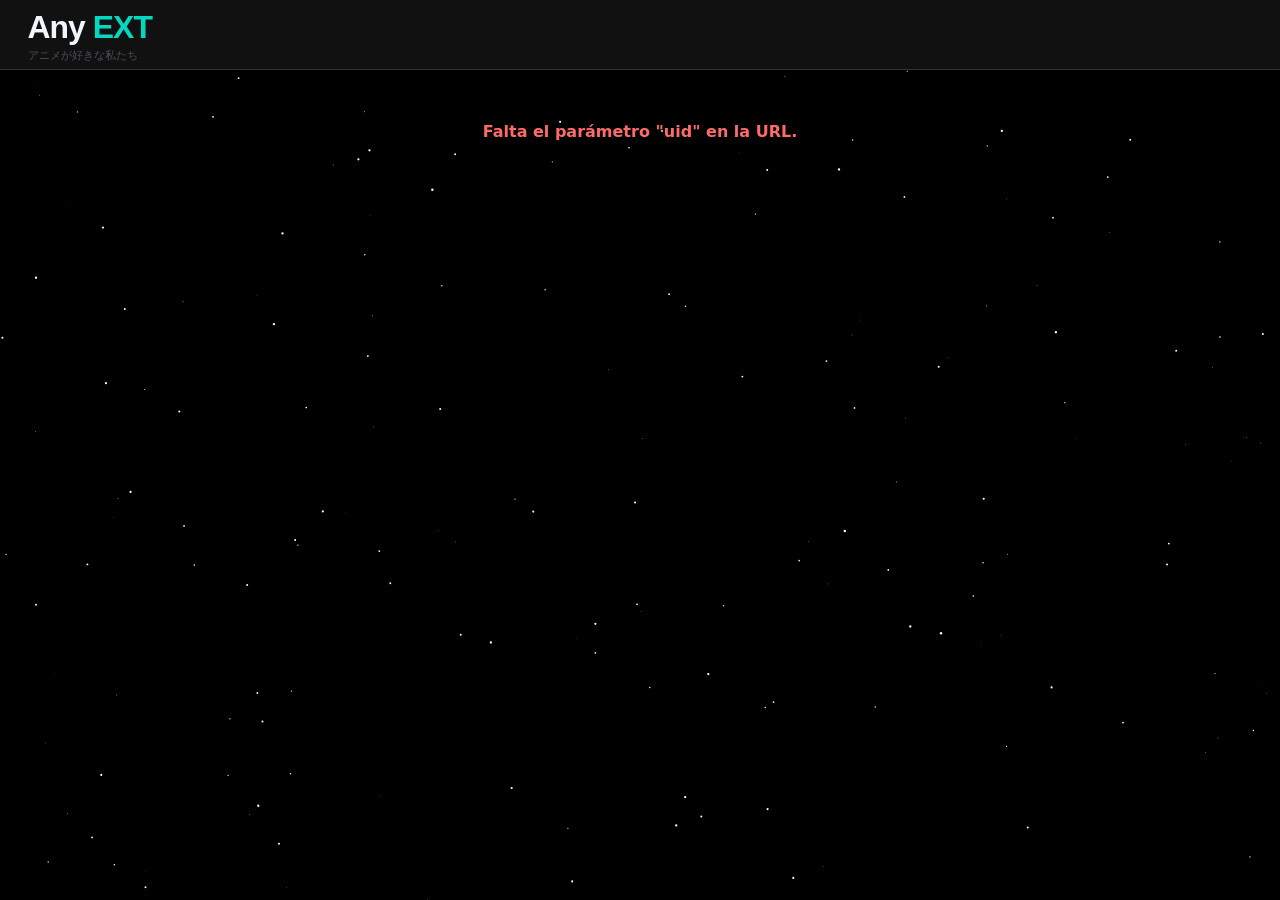
<file: app_redir.html>
<!DOCTYPE html>
<html lang="es">

<head>
    <meta charset="UTF-8">
    <meta name="viewport" content="width=device-width, initial-scale=1.0">
    <title>AnyEXT Redir</title>
    <style>
        :root {
            --bg-0: #080c10;
            --bg-1: #0d1117;
            --bg-2: #161b22;
            --bg-3: #21262d;
            --bg-4: #30363d;

            --text-primary: #f0f6fc;
            --text-secondary: #8b949e;
            --text-muted: #484f58;

            --accent: #00d9c0;
            --accent-dim: rgba(0, 217, 192, 0.12);
            --accent-glow: 0 0 20px rgba(0, 217, 192, 0.35);
            --accent-hover: #00f0d4;

            --blue: #58a6ff;
            --gold: #ffd700;
            --danger: #f85149;

            --radius-sm: 6px;
            --radius-md: 12px;
            --radius-lg: 18px;
            --radius-xl: 24px;

            --shadow-card: 0 4px 24px rgba(0, 0, 0, 0.6);
            --shadow-heavy: 0 8px 40px rgba(0, 0, 0, 0.8);

            --topbar-h: 64px;
            --font-body: 'Outfit', sans-serif;
            --font-jp: 'Noto Serif JP', serif;

            --transition: 0.22s ease;
        }

        body {
            margin: 0;
            font-family: 'Helvetica Neue', Helvetica, Arial, sans-serif;
            background: radial-gradient(ellipse at bottom, #000000 0%, #000000 100%);
            color: #eee;
            overflow-x: hidden;
            text-align: center;
            padding-top: 100px;
        }

        canvas#stars {
            position: fixed;
            top: 0;
            left: 0;
            z-index: 0;
        }

        .topbar {
            position: fixed;
            top: 0;
            left: 0;
            right: 0;
            height: 70px;
            background: #111;
            border-bottom: 1px solid #333;
            display: flex;
            align-items: center;
            padding: 0 20px;
            z-index: 1050;
        }

        .topbar img {
            height: 65px;
            user-select: none;
            margin-right: auto;
        }

        #anime-info {
            display: flex;
            flex-direction: column;
            align-items: center;
            gap: 15px;
            max-width: 400px;
            margin: 0 auto;
            padding: 20px;
            border-radius: 15px;
            color: #fff;
            z-index: 1;
            position: relative;
        }

        #anime-info img {
            width: 100%;
            max-width: 300px;
            border-radius: 15px;
            box-shadow: 0 4px 10px rgba(0, 0, 0, 0.3);
        }

        #anime-info h2 {
            font-size: 1.5rem;
            margin: 0;
            color: #fff;
        }

        .button-container {
            display: flex;
            flex-direction: column;
            gap: 15px;
            width: 80%;
            max-width: 250px;
            margin-top: 10px;
        }

        .button-container button {
            padding: 12px 0;
            border: none;
            border-radius: 12px;
            font-size: 16px;
            font-weight: bold;
            cursor: pointer;
            background: #009e87;
            color: #fff;
            box-shadow: 0 2px 6px rgba(0, 0, 0, 0.5);
            transition: all 0.2s ease-in-out;
        }

        .button-container button:hover {
            transform: translateY(-2px);
            box-shadow: 0 4px 12px rgba(0, 0, 0, 0.7);
        }

        .logo {
            display: flex;
            align-items: center;
            flex-shrink: 0;
        }

        .logo-svg {
            height: 75px;
            width: auto;
        }

        .logo-svg .main-text {
            fill: var(--text-primary);
            font-family: var(--font-body);
        }

        .logo-svg .ext-text {
            fill: var(--accent);
        }

        .logo-svg .subtext {
            fill: var(--text-muted);
            font-family: var(--font-jp);
        }

        .logo-svg text {
            transition: fill var(--transition);
        }


        body.light-theme .logo-svg .main-text,
        body.light-theme .logo-svg .subtext {
            fill: #111;
        }

        body.light-theme .logo-svg .ext-text {
            fill: #2e94dc;
        }

        .error-msg {
            color: #ff6b6b;
            font-weight: bold;
        }

        .loading {
            font-style: italic;
            color: #aaa;
        }

        .toast-container {
            position: fixed;
            bottom: 80px;
            left: 50%;
            transform: translateX(-50%);
            z-index: 9999;
            display: flex;
            flex-direction: column-reverse;
            align-items: center;
            gap: 8px;
            pointer-events: none;
            width: max-content;
            max-width: 92vw;
        }

        .toast-item {
            pointer-events: auto;
            display: flex;
            align-items: center;
            gap: 10px;
            padding: 12px 18px;
            border-radius: var(--radius-md);
            background: var(--bg-2);
            border: 1px solid rgba(255, 255, 255, 0.08);
            box-shadow: 0 8px 32px rgba(0, 0, 0, 0.55);
            backdrop-filter: blur(16px);
            color: var(--text-primary);
            font-size: 0.875rem;
            font-weight: 500;
            font-family: var(--font-body);
            opacity: 0;
            transform: translateY(16px) scale(0.96);
            transition: none;
            max-width: 420px;
        }

        .toast-item.toast-show {
            animation: toastIn 0.3s cubic-bezier(0.165, 0.84, 0.44, 1) forwards;
        }

        .toast-item.toast-hide {
            animation: toastOut 0.25s ease forwards;
        }

        /* Type accent borders */
        .toast-info {
            border-left: 3px solid var(--blue);
        }

        .toast-success {
            border-left: 3px solid var(--accent);
        }

        .toast-warning {
            border-left: 3px solid #ffc107;
        }

        .toast-error {
            border-left: 3px solid var(--danger);
        }

        /* Icons per type */
        .toast-info .toast-icon {
            color: var(--blue);
        }

        .toast-success .toast-icon {
            color: var(--accent);
        }

        .toast-warning .toast-icon {
            color: #ffc107;
        }

        .toast-error .toast-icon {
            color: var(--danger);
        }

        .toast-icon {
            font-size: 1.05rem;
            flex-shrink: 0;
        }

        .toast-msg {
            flex: 1;
            line-height: 1.4;
        }

        .toast-close {
            background: none;
            border: none;
            color: var(--text-muted);
            font-size: 0.85rem;
            padding: 4px;
            cursor: pointer;
            transition: color var(--transition);
            flex-shrink: 0;
        }

        .toast-close:hover {
            color: var(--text-primary);
        }

        @keyframes toastIn {
            from {
                opacity: 0;
                transform: translateY(16px) scale(0.96);
            }

            to {
                opacity: 1;
                transform: translateY(0) scale(1);
            }
        }

        @keyframes toastOut {
            from {
                opacity: 1;
                transform: translateY(0) scale(1);
            }

            to {
                opacity: 0;
                transform: translateY(-12px) scale(0.96);
            }
        }

        @media (max-width: 650px) {
            .toast-container {
                bottom: 72px;
                left: 8px;
                right: 8px;
                transform: none;
                width: auto;
                max-width: none;
            }

            .toast-item {
                max-width: 100%;
            }
        }
    </style>
    <link href="/static/bootstrap/css/bootstrap.min.css" rel="stylesheet" />
    <link href="/static/font-awesome/all.min.css" rel="stylesheet" />
    <link href="/static/bootstrap/css/bootstrap-icons.css" rel="stylesheet" />
</head>

<body>

    <canvas id="stars"></canvas>

    <header class="topbar">
        <a href="/" class="logo">
            <svg viewBox="0 0 260 80" class="logo-svg" xmlns="http://www.w3.org/2000/svg"
                preserveAspectRatio="xMidYMid meet">
                <text x="8" y="44" font-family="Outfit, sans-serif" font-size="34" font-weight="800"
                    letter-spacing="-1">
                    <tspan class="main-text">Any </tspan>
                    <tspan class="ext-text">EXT</tspan>
                </text>
                <text x="8" y="66" font-family="Noto Serif JP, serif" font-size="12" class="subtext">アニメが好きな私たち</text>
            </svg>
        </a>
    </header>

    <div id="anime-info">
        <p class="loading">Cargando información del anime...</p>
    </div>
    <script src="/static/toast.js"></script>
    <script>
        // --- Fondo Estrellado ---
        const canvas = document.getElementById('stars');
        const ctx = canvas.getContext('2d');

        function resizeCanvas() {
            canvas.width = window.innerWidth;
            canvas.height = window.innerHeight;
        }
        resizeCanvas();

        const stars = Array.from({ length: 200 }, () => ({
            x: Math.random() * canvas.width,
            y: Math.random() * canvas.height,
            r: Math.random() * 1.2,
            d: Math.random() * 0.5
        }));

        function drawStars() {
            ctx.clearRect(0, 0, canvas.width, canvas.height);
            ctx.fillStyle = '#fff';
            stars.forEach(s => {
                ctx.beginPath();
                ctx.arc(s.x, s.y, s.r, 0, Math.PI * 2);
                ctx.fill();
                s.y += s.d;
                if (s.y > canvas.height) {
                    s.y = 0;
                    s.x = Math.random() * canvas.width;
                }
            });
            requestAnimationFrame(drawStars);
        }
        drawStars();
        window.addEventListener('resize', resizeCanvas);


        // --- Lógica de Redirección y Búsqueda ---
        function getParams() {
            const params = new URLSearchParams(window.location.search);
            return { uid: params.get("uid") };
        }

        function openAnyExtApp(uid, title) {
            const appUrl = `anyext:///anime?uid=${uid}&title=${encodeURIComponent(title)}`;
            const timeout = setTimeout(() => {
                Toast.show("No se detectó la app. Redirigiendo a la web... En 2 segundos", "error", 3000);
                setTimeout(() => {window.location.href = `/?anim=${uid}`;}, 2000);
            }, 2000);
            window.location = appUrl;
            window.addEventListener("blur", () => clearTimeout(timeout));
        }

        // Procesa la respuesta binaria convirtiéndola en una URL local de tipo Blob
        async function fetchAnimeImage(uid) {
            try {
                const resp = await fetch('/anime/img', {
                    method: 'POST',
                    headers: { 'Content-Type': 'application/json' },
                    body: JSON.stringify({
                        type: "cover",
                        uid: Number(uid)
                    })
                });
                if (!resp.ok) throw new Error();

                // Recibimos la respuesta como binario raw (blob)
                const blob = await resp.blob();

                // Generamos un objectURL temporal listo para usar en la etiqueta <img>
                return URL.createObjectURL(blob);
            } catch (err) {
                console.error("No se pudo cargar la imagen binaria.");
                return 'https://via.placeholder.com/300x450?text=No+Image';
            }
        }

        async function fetchAnimeData() {
            const div = document.getElementById("anime-info");
            const { uid } = getParams();

            if (!uid) {
                div.innerHTML = `<p class="error-msg">Falta el parámetro "uid" en la URL.</p>`;
                return;
            }

            try {
                // 1. Obtener metadatos
                const resp = await fetch('/anime/search', {
                    method: 'POST',
                    headers: { 'Content-Type': 'application/json' },
                    body: JSON.stringify({
                        query: `:$unit_id:${uid}`
                    })
                });

                if (!resp.ok) throw new Error('Error en la respuesta del servidor');

                const json = await resp.json();
                const anime = Array.isArray(json) ? json[0] : null;

                if (!anime) {
                    div.innerHTML = `<p class="error-msg">Anime no encontrado.</p>`;
                    return;
                }

                document.title = anime.title;

                // 2. Traer el binario de la imagen y transformarlo a URL utilizable
                const coverImageBlobUrl = await fetchAnimeImage(anime.uid || uid);

                // 3. Renderizar todo
                div.innerHTML = `
                <h2>${anime.title}</h2>
                <img src="${coverImageBlobUrl}" alt="${anime.title}">
                <div class="button-container">
                  <button id="btn-app">Ver en la App</button>
                  <button id="btn-web">Ver en la Web</button>
                </div>
            `;

                const webUrl = `/?anim=${anime.unit_id}`;
                document.getElementById('btn-app').addEventListener('click', () => openAnyExtApp(anime.unit_id, anime.title));
                document.getElementById('btn-web').addEventListener('click', () => window.open(webUrl, '_blank'));

            } catch (err) {
                console.error("Error cargando anime:", err);
                div.innerHTML = `<p class="error-msg">Error al conectar con el servidor.</p>`;
            }
        }

        fetchAnimeData();
    </script>
</body>

</html>
</file>
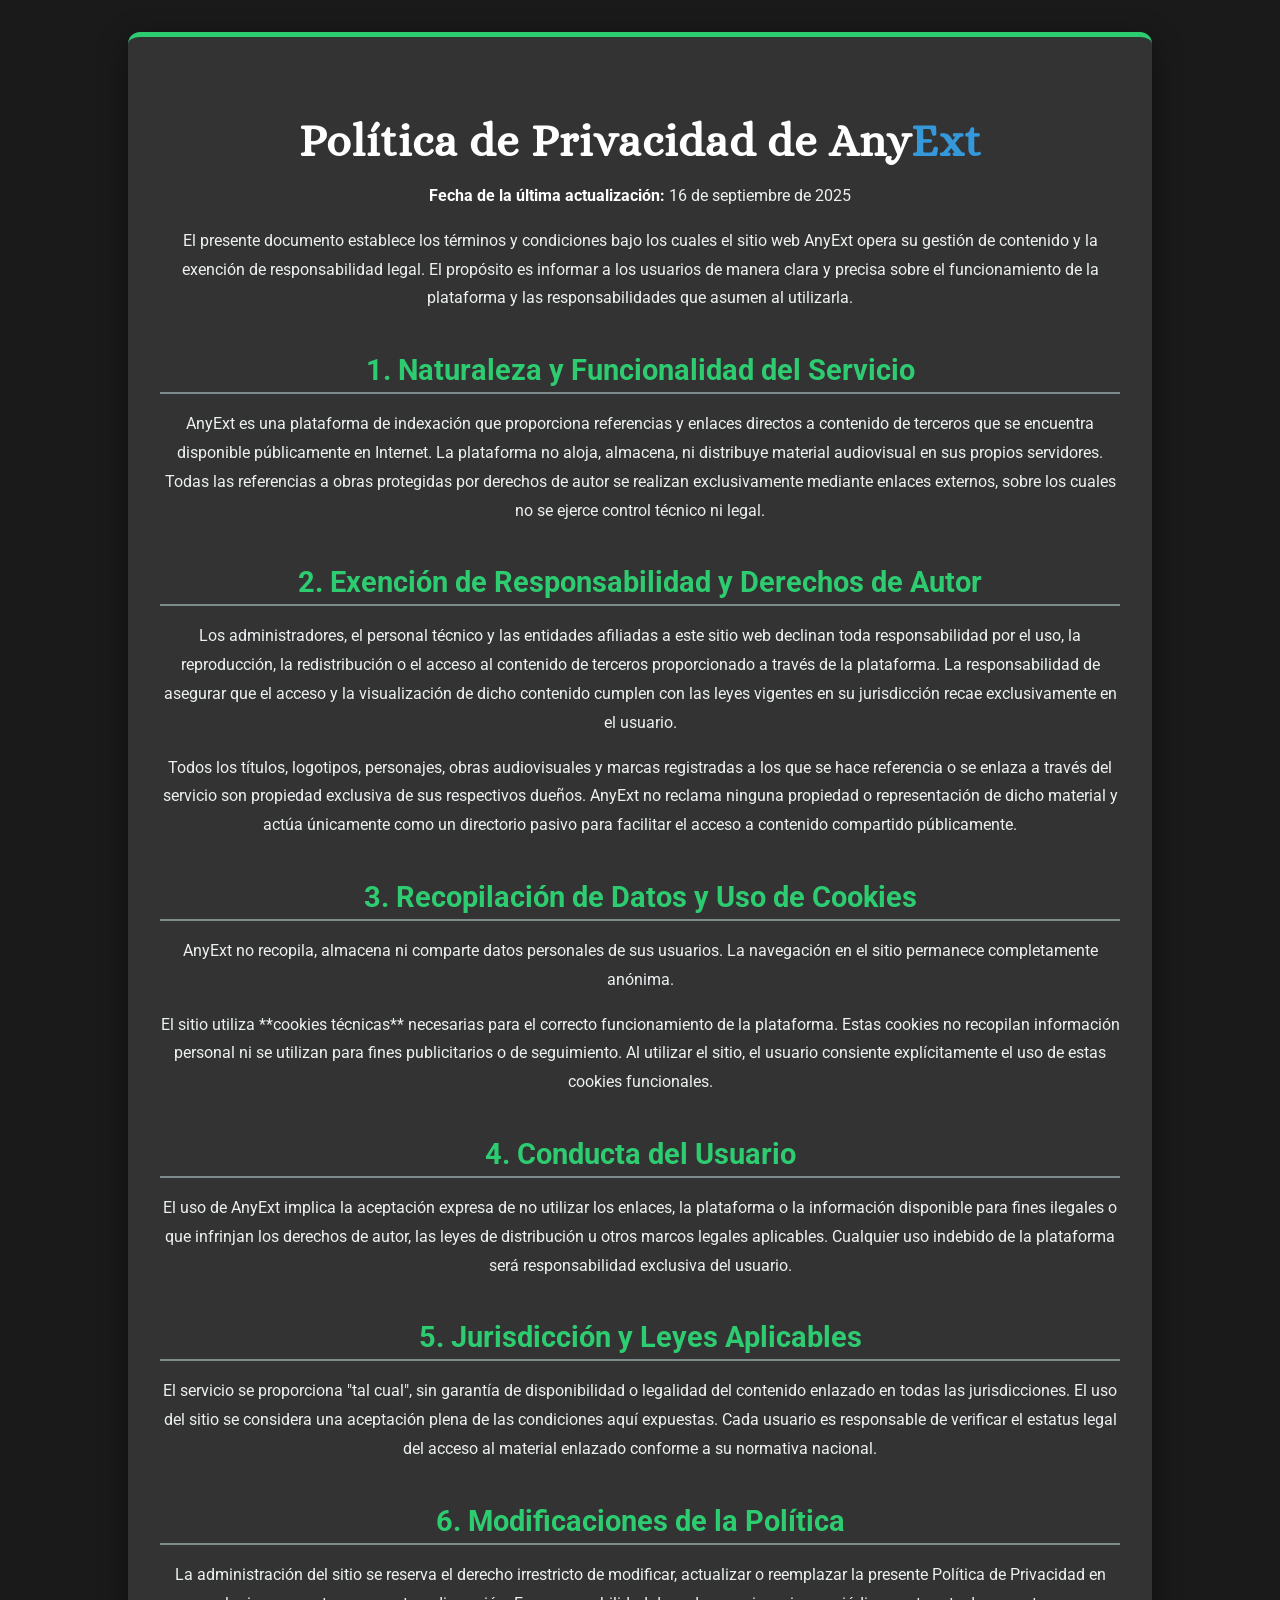
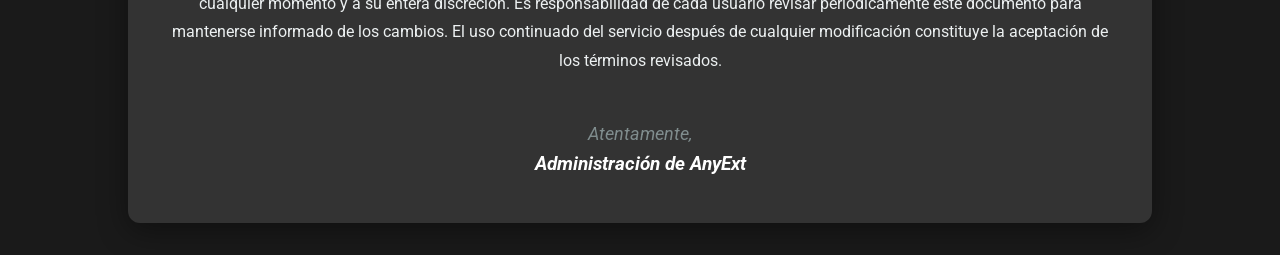
<file: privacy-policy.html>
<!DOCTYPE html>
<html lang="es">

<head>
    <meta charset="UTF-8">
    <meta name="viewport" content="width=device-width, initial-scale=1.0">
    <title>Política de Privacidad - AnyExt</title>
    <link href="https://fonts.googleapis.com/css2?family=Roboto:wght@300;400;700&family=Alice&display=swap"
        rel="stylesheet">
    <style>
        :root {
            --emerald-green: #2ECC71;
            /* Verde Esmeralda */
            --blue: #3498DB;
            /* Azul */
            --black: #1A1A1A;
            /* Negro casi puro */
            --dark-gray: #333333;
            /* Gris oscuro */
            --medium-gray: #7F8C8D;
            /* Gris medio */
            --light-gray: #ECF0F1;
            /* Gris muy claro */
            --white: #FFFFFF;
            /* Blanco */
        }

        body {
            font-family: 'Roboto', sans-serif;
            background-color: var(--black);
            color: var(--light-gray);
            margin: 0;
            padding: 2rem;
            display: flex;
            justify-content: center;
            align-items: flex-start;
            /* Alinea al inicio verticalmente para contenido largo */
            min-height: 100vh;
            box-sizing: border-box;
        }

        .card {
            background-color: var(--dark-gray);
            box-shadow: 0 8px 30px rgba(0, 0, 0, 0.4);
            border-radius: 12px;
            max-width: 960px;
            padding: 3rem 2rem;
            width: 100%;
            /* Aquí es donde cambiamos el text-align predeterminado para el contenido del card */
            text-align: center;
            /* Centra todo el texto dentro del card por defecto */
            border-top: 5px solid var(--emerald-green);
        }

        h1 {
            color: var(--white);
            /* "Any" será blanco */
            font-size: 2.8em;
            margin-bottom: 0.5rem;
            font-weight: 700;
            letter-spacing: 1px;
            font-family: 'Alice', serif;
            /* Aplicamos Alice aquí */
            text-align: center;
            /* Centra el título principal (ya estaba centrado) */
        }

        h1 span {
            color: var(--blue);
            /* "Ext" será azul */
        }

        h2 {
            color: var(--emerald-green);
            font-size: 1.8em;
            margin-top: 2.5rem;
            margin-bottom: 0.8rem;
            font-weight: 700;
            border-bottom: 2px solid var(--medium-gray);
            padding-bottom: 5px;
            text-align: center;
            /* Centra los títulos de sección */
        }

        p {
            /* Aquí hacemos el cambio principal: centrar los párrafos */
            text-align: center;
            /* Cambiado de 'justify' a 'center' */
            line-height: 1.8;
            margin: 1rem auto;
            /* Usar margin: auto con un ancho fijo si quieres controlar la longitud de la línea */
            color: var(--light-gray);
        }

        p strong {
            color: var(--white);
        }

        em {
            display: block;
            margin-top: 2rem;
            font-style: italic;
            color: var(--medium-gray);
            text-align: center;
            /* Centra el comentario de cierre (ya estaba centrado) */
        }

        .signature {
            margin-top: 3rem;
            font-style: italic;
            font-size: 1.1rem;
            color: var(--medium-gray);
            text-align: center;
            /* Centra la firma (ya estaba centrado) */
        }

        .signature .name {
            font-weight: bold;
            font-size: 1.2rem;
            margin-top: 0.5rem;
            color: var(--white);
        }

        /* Responsive adjustments */
        @media (max-width: 768px) {
            .card {
                padding: 2rem 1.5rem;
                border-radius: 8px;
            }

            h1 {
                font-size: 2.2em;
            }

            h2 {
                font-size: 1.5em;
                margin-top: 2rem;
            }

            p {
                font-size: 0.95em;
                line-height: 1.7;
            }
        }

        @media (max-width: 480px) {
            body {
                padding: 1rem;
            }

            .card {
                padding: 1.5rem 1rem;
            }

            h1 {
                font-size: 1.8em;
            }

            h2 {
                font-size: 1.3em;
            }
        }
    </style>
</head>

<body>
    <div class="background-elements">
        <div class="star"></div>
        <div class="star"></div>
        <div class="star"></div>
        <div class="star"></div>
        <div class="star"></div>
        <div class="star"></div>
        <div class="star"></div>
        <div class="star"></div>
        <div class="star"></div>
        <div class="star"></div>
    </div>
    <div class="card">
        <h1>Política de Privacidad de Any<span>Ext</span></h1>

        <p><strong>Fecha de la última actualización:</strong> 16 de septiembre de 2025</p>

        <p>El presente documento establece los términos y condiciones bajo los cuales el sitio web AnyExt opera su
            gestión de contenido y la exención de responsabilidad legal. El propósito es informar a los usuarios de
            manera clara y precisa sobre el funcionamiento de la plataforma y las responsabilidades que asumen al
            utilizarla.</p>

        <h2>1. Naturaleza y Funcionalidad del Servicio</h2>
        <p>AnyExt es una plataforma de indexación que proporciona referencias y enlaces directos a contenido de terceros
            que se encuentra disponible públicamente en Internet. La plataforma no aloja, almacena, ni distribuye
            material audiovisual en sus propios servidores. Todas las referencias a obras protegidas por derechos de
            autor se realizan exclusivamente mediante enlaces externos, sobre los cuales no se ejerce control técnico ni
            legal.</p>

        <h2>2. Exención de Responsabilidad y Derechos de Autor</h2>
        <p>Los administradores, el personal técnico y las entidades afiliadas a este sitio web declinan toda
            responsabilidad por el uso, la reproducción, la redistribución o el acceso al contenido de terceros
            proporcionado a través de la plataforma. La responsabilidad de asegurar que el acceso y la visualización de
            dicho contenido cumplen con las leyes vigentes en su jurisdicción recae exclusivamente en el usuario.</p>
        <p>Todos los títulos, logotipos, personajes, obras audiovisuales y marcas registradas a los que se hace
            referencia o se enlaza a través del servicio son propiedad exclusiva de sus respectivos dueños. AnyExt no
            reclama ninguna propiedad o representación de dicho material y actúa únicamente como un directorio pasivo
            para facilitar el acceso a contenido compartido públicamente.</p>

        <h2>3. Recopilación de Datos y Uso de Cookies</h2>
        <p>AnyExt no recopila, almacena ni comparte datos personales de sus usuarios. La navegación en el sitio
            permanece completamente anónima.</p>
        <p>El sitio utiliza **cookies técnicas** necesarias para el correcto funcionamiento de la plataforma. Estas
            cookies no recopilan información personal ni se utilizan para fines publicitarios o de seguimiento. Al
            utilizar el sitio, el usuario consiente explícitamente el uso de estas cookies funcionales.</p>

        <h2>4. Conducta del Usuario</h2>
        <p>El uso de AnyExt implica la aceptación expresa de no utilizar los enlaces, la plataforma o la información
            disponible para fines ilegales o que infrinjan los derechos de autor, las leyes de distribución u otros
            marcos legales aplicables. Cualquier uso indebido de la plataforma será responsabilidad exclusiva del
            usuario.</p>

        <h2>5. Jurisdicción y Leyes Aplicables</h2>
        <p>El servicio se proporciona "tal cual", sin garantía de disponibilidad o legalidad del contenido enlazado en
            todas las jurisdicciones. El uso del sitio se considera una aceptación plena de las condiciones aquí
            expuestas. Cada usuario es responsable de verificar el estatus legal del acceso al material enlazado
            conforme a su normativa nacional.</p>

        <h2>6. Modificaciones de la Política</h2>
        <p>La administración del sitio se reserva el derecho irrestricto de modificar, actualizar o reemplazar la
            presente Política de Privacidad en cualquier momento y a su entera discreción. Es responsabilidad de cada
            usuario revisar periódicamente este documento para mantenerse informado de los cambios. El uso continuado
            del servicio después de cualquier modificación constituye la aceptación de los términos revisados.</p>

        <div class="signature">
            Atentamente,<br>
            <div class="name">Administración de AnyExt</div>
        </div>
    </div>
</body>

</html>
</file>
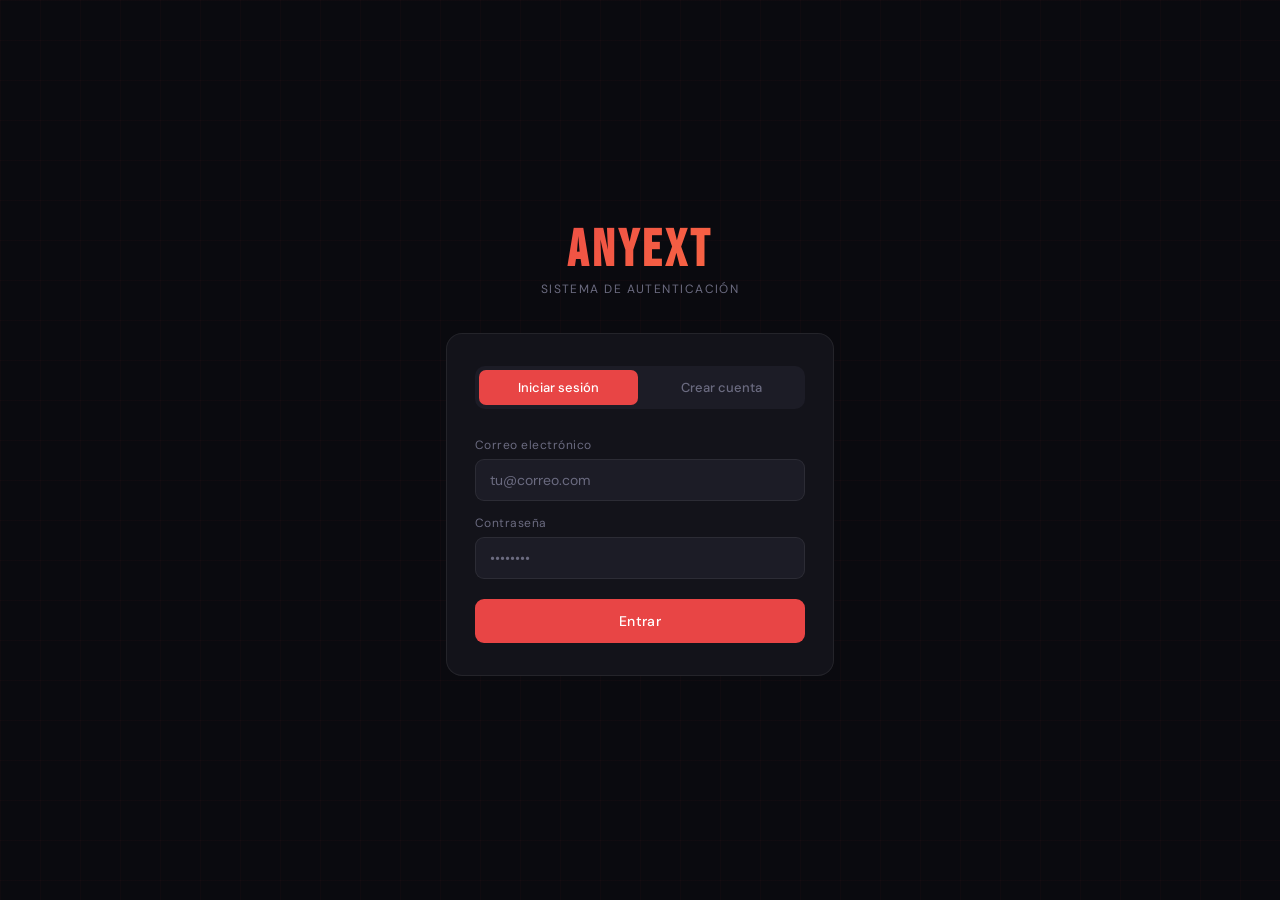
<file: dev/log.html>
<!DOCTYPE html>
<html lang="es">
<head>
<meta charset="UTF-8"/>
<meta name="viewport" content="width=device-width, initial-scale=1.0"/>
<title>AnyEXT</title>
<link href="https://fonts.googleapis.com/css2?family=Bebas+Neue&family=DM+Sans:wght@300;400;500&display=swap" rel="stylesheet"/>
<style>
  :root {
    --bg: #0a0a0f;
    --surface: #13131a;
    --surface2: #1c1c26;
    --border: rgba(255,255,255,0.07);
    --accent: #e84545;
    --accent2: #ff7043;
    --text: #f0f0f5;
    --muted: #6b6b80;
    --success: #2ecc71;
    --error: #e84545;
  }
  * { box-sizing: border-box; margin: 0; padding: 0; }
  body {
    background: var(--bg);
    color: var(--text);
    font-family: 'DM Sans', sans-serif;
    min-height: 100vh;
    display: flex;
    align-items: center;
    justify-content: center;
    overflow-x: hidden;
  }

  /* bg grid */
  body::before {
    content: '';
    position: fixed;
    inset: 0;
    background-image:
      linear-gradient(rgba(232,69,69,0.03) 1px, transparent 1px),
      linear-gradient(90deg, rgba(232,69,69,0.03) 1px, transparent 1px);
    background-size: 40px 40px;
    pointer-events: none;
    z-index: 0;
  }

  .app { position: relative; z-index: 1; width: 100%; max-width: 420px; padding: 24px 16px; }

  /* logo */
  .logo {
    text-align: center;
    margin-bottom: 36px;
    animation: fadeDown .5s ease both;
  }
  .logo h1 {
    font-family: 'Bebas Neue', sans-serif;
    font-size: 52px;
    letter-spacing: .08em;
    background: linear-gradient(135deg, #e84545, #ff7043);
    -webkit-background-clip: text;
    -webkit-text-fill-color: transparent;
    background-clip: text;
    line-height: 1;
  }
  .logo p { font-size: 12px; color: var(--muted); letter-spacing: .12em; text-transform: uppercase; margin-top: 4px; }

  /* card */
  .card {
    background: var(--surface);
    border: 1px solid var(--border);
    border-radius: 16px;
    padding: 32px 28px;
    animation: fadeUp .5s ease .1s both;
  }

  /* tabs */
  .tabs {
    display: flex;
    gap: 4px;
    background: var(--surface2);
    border-radius: 10px;
    padding: 4px;
    margin-bottom: 28px;
  }
  .tab {
    flex: 1;
    padding: 9px;
    border: none;
    border-radius: 7px;
    background: transparent;
    color: var(--muted);
    font-family: 'DM Sans', sans-serif;
    font-size: 13px;
    font-weight: 500;
    cursor: pointer;
    transition: all .2s;
  }
  .tab.active { background: var(--accent); color: #fff; }

  /* form */
  .form { display: none; flex-direction: column; gap: 14px; }
  .form.active { display: flex; }

  .field { display: flex; flex-direction: column; gap: 6px; }
  .field label { font-size: 12px; color: var(--muted); letter-spacing: .04em; }
  .field input {
    background: var(--surface2);
    border: 1px solid var(--border);
    border-radius: 9px;
    padding: 11px 14px;
    color: var(--text);
    font-family: 'DM Sans', sans-serif;
    font-size: 14px;
    outline: none;
    transition: border-color .2s;
  }
  .field input:focus { border-color: var(--accent); }
  .field input::placeholder { color: var(--muted); }

  /* captcha row */
  .captcha-row { display: flex; gap: 8px; align-items: flex-end; }
  .captcha-row .field { flex: 1; }
  .btn-captcha {
    background: var(--surface2);
    border: 1px solid var(--border);
    border-radius: 9px;
    padding: 11px 14px;
    color: var(--text);
    font-size: 12px;
    cursor: pointer;
    white-space: nowrap;
    transition: border-color .2s, color .2s;
    font-family: 'DM Sans', sans-serif;
    flex-shrink: 0;
  }
  .btn-captcha:hover { border-color: var(--accent); color: var(--accent); }
  .btn-captcha:disabled { opacity: .4; cursor: not-allowed; }

  /* submit */
  .btn-submit {
    margin-top: 6px;
    padding: 13px;
    background: var(--accent);
    border: none;
    border-radius: 9px;
    color: #fff;
    font-family: 'DM Sans', sans-serif;
    font-size: 14px;
    font-weight: 500;
    cursor: pointer;
    transition: opacity .2s, transform .1s;
    letter-spacing: .02em;
  }
  .btn-submit:hover { opacity: .88; }
  .btn-submit:active { transform: scale(.98); }
  .btn-submit:disabled { opacity: .4; cursor: not-allowed; }

  /* toast */
  .toast {
    position: fixed;
    bottom: 28px;
    left: 50%;
    transform: translateX(-50%) translateY(20px);
    background: var(--surface);
    border: 1px solid var(--border);
    border-radius: 10px;
    padding: 10px 20px;
    font-size: 13px;
    opacity: 0;
    transition: all .3s;
    pointer-events: none;
    white-space: nowrap;
    z-index: 100;
  }
  .toast.show { opacity: 1; transform: translateX(-50%) translateY(0); }
  .toast.ok { border-color: var(--success); color: var(--success); }
  .toast.err { border-color: var(--error); color: var(--error); }

  /* dashboard */
  #dashboard { display: none; animation: fadeUp .4s ease both; }
  .dash-header {
    display: flex;
    align-items: center;
    justify-content: space-between;
    margin-bottom: 24px;
  }
  .dash-header h2 { font-family: 'Bebas Neue', sans-serif; font-size: 28px; letter-spacing: .06em; }
  .btn-logout {
    background: transparent;
    border: 1px solid var(--border);
    border-radius: 8px;
    color: var(--muted);
    font-size: 12px;
    padding: 6px 12px;
    cursor: pointer;
    font-family: 'DM Sans', sans-serif;
    transition: border-color .2s, color .2s;
  }
  .btn-logout:hover { border-color: var(--accent); color: var(--accent); }

  .section-label {
    font-size: 11px;
    color: var(--muted);
    letter-spacing: .1em;
    text-transform: uppercase;
    margin-bottom: 10px;
    margin-top: 22px;
  }

  /* subscribe row */
  .sub-row { display: flex; gap: 8px; }
  .sub-row input {
    flex: 1;
    background: var(--surface2);
    border: 1px solid var(--border);
    border-radius: 9px;
    padding: 10px 14px;
    color: var(--text);
    font-size: 13px;
    outline: none;
    transition: border-color .2s;
    font-family: 'DM Sans', sans-serif;
  }
  .sub-row input:focus { border-color: var(--accent); }
  .sub-row input::placeholder { color: var(--muted); }
  .btn-add {
    background: var(--accent);
    border: none;
    border-radius: 9px;
    color: #fff;
    font-size: 20px;
    width: 42px;
    cursor: pointer;
    transition: opacity .2s;
    flex-shrink: 0;
  }
  .btn-add:hover { opacity: .85; }

  /* anime list */
  .anime-list { display: flex; flex-direction: column; gap: 8px; margin-top: 4px; }
  .anime-item {
    display: flex;
    align-items: center;
    justify-content: space-between;
    background: var(--surface2);
    border: 1px solid var(--border);
    border-radius: 9px;
    padding: 10px 14px;
    animation: fadeUp .3s ease both;
  }
  .anime-item .name { font-size: 13px; font-weight: 500; }
  .anime-item .ep { font-size: 11px; color: var(--muted); margin-top: 2px; }
  .btn-unsub {
    background: transparent;
    border: none;
    color: var(--muted);
    font-size: 16px;
    cursor: pointer;
    transition: color .2s;
    padding: 2px 6px;
  }
  .btn-unsub:hover { color: var(--accent); }
  .empty-state { font-size: 13px; color: var(--muted); text-align: center; padding: 20px 0; }

  /* send notification */
  .notif-form { display: flex; flex-direction: column; gap: 10px; }
  .notif-form input, .notif-form textarea {
    background: var(--surface2);
    border: 1px solid var(--border);
    border-radius: 9px;
    padding: 10px 14px;
    color: var(--text);
    font-size: 13px;
    outline: none;
    font-family: 'DM Sans', sans-serif;
    transition: border-color .2s;
    resize: none;
  }
  .notif-form input:focus, .notif-form textarea:focus { border-color: var(--accent); }
  .notif-form input::placeholder, .notif-form textarea::placeholder { color: var(--muted); }

  /* divider */
  .divider { border: none; border-top: 1px solid var(--border); margin: 20px 0; }

  /* spinner */
  .spinner {
    width: 14px; height: 14px;
    border: 2px solid rgba(255,255,255,.3);
    border-top-color: #fff;
    border-radius: 50%;
    animation: spin .6s linear infinite;
    display: inline-block;
    vertical-align: middle;
    margin-right: 6px;
  }

  /* animations */
  @keyframes fadeUp {
    from { opacity: 0; transform: translateY(16px); }
    to   { opacity: 1; transform: translateY(0); }
  }
  @keyframes fadeDown {
    from { opacity: 0; transform: translateY(-12px); }
    to   { opacity: 1; transform: translateY(0); }
  }
  @keyframes spin { to { transform: rotate(360deg); } }
</style>
</head>
<body>
<div class="app">

  <!-- Logo -->
  <div class="logo">
    <h1>AnyEXT</h1>
    <p>Sistema de autenticación</p>
  </div>

  <!-- Auth card -->
  <div class="card" id="auth-card">
    <div class="tabs">
      <button class="tab active" onclick="switchTab('login')">Iniciar sesión</button>
      <button class="tab" onclick="switchTab('signup')">Crear cuenta</button>
    </div>

    <!-- LOGIN -->
    <form class="form active" id="form-login" onsubmit="handleLogin(event)">
      <div class="field">
        <label>Correo electrónico</label>
        <input type="email" id="l-email" placeholder="tu@correo.com" required/>
      </div>
      <div class="field">
        <label>Contraseña</label>
        <input type="password" id="l-pass" placeholder="••••••••" required/>
      </div>
      <button class="btn-submit" type="submit" id="btn-login">Entrar</button>
    </form>

    <!-- SIGNUP -->
    <form class="form" id="form-signup" onsubmit="handleSignup(event)">
      <div class="field">
        <label>Nombre de usuario</label>
        <input type="text" id="s-user" placeholder="Goku123" required/>
      </div>
      <div class="field">
        <label>Correo electrónico</label>
        <input type="email" id="s-email" placeholder="tu@correo.com" required/>
      </div>
      <div class="captcha-row">
        <div class="field">
          <label>Código de verificación</label>
          <input type="text" id="s-captcha" placeholder="123456" maxlength="6" required/>
        </div>
        <button type="button" class="btn-captcha" id="btn-captcha" onclick="sendCaptcha()">Enviar código</button>
      </div>
      <div class="field">
        <label>Contraseña</label>
        <input type="password" id="s-pass" placeholder="••••••••" required/>
      </div>
      <button class="btn-submit" type="submit" id="btn-signup">Crear cuenta</button>
    </form>
  </div>

  <!-- Dashboard -->
  <div id="dashboard">
    <div class="card">
      <div class="dash-header">
        <h2 id="dash-title">Hola, —</h2>
        <button class="btn-logout" onclick="logout()">Salir</button>
      </div>
    </div>
  </div>

</div>

<!-- Toast -->
<div class="toast" id="toast"></div>

<script>
  const API = 'http://localhost:2022'; // Cambia esto si tu backend corre en otra URL
  let sessionToken = localStorage.getItem('anyext_token');
  let currentUser  = JSON.parse(localStorage.getItem('anyext_user') || 'null');

  // ── Inicializar ──────────────────────────────────────────────────────────
  if (sessionToken && currentUser) showDashboard();

  // ── Tabs ─────────────────────────────────────────────────────────────────
  function switchTab(tab) {
    document.querySelectorAll('.tab').forEach((t, i) =>
      t.classList.toggle('active', (tab === 'login' ? 0 : 1) === i));
    document.getElementById('form-login').classList.toggle('active', tab === 'login');
    document.getElementById('form-signup').classList.toggle('active', tab === 'signup');
  }

  // ── Toast ─────────────────────────────────────────────────────────────────
  function toast(msg, type = 'ok') {
    const el = document.getElementById('toast');
    el.textContent = msg;
    el.className = `toast show ${type}`;
    setTimeout(() => el.classList.remove('show'), 3000);
  }

  function setLoading(btnId, loading) {
    const btn = document.getElementById(btnId);
    if (loading) {
      btn._orig = btn.innerHTML;
      btn.innerHTML = '<span class="spinner"></span> Cargando...';
      btn.disabled = true;
    } else {
      btn.innerHTML = btn._orig || btn.innerHTML;
      btn.disabled = false;
    }
  }

  // ── Captcha ───────────────────────────────────────────────────────────────
  async function sendCaptcha() {
    const email = document.getElementById('s-email').value.trim();
    if (!email) return toast('Ingresa tu email primero.', 'err');

    setLoading('btn-captcha', true);
    try {
      const r = await fetch(`${API}/api/auth/captcha`, {
        method: 'POST',
        headers: { 'Content-Type': 'application/json' },
        body: JSON.stringify({ email })
      });
      const d = await r.json();
      if (!r.ok) throw new Error(d.error);
      toast(d.message || 'Código enviado.');

      // countdown
      let s = 60;
      const btn = document.getElementById('btn-captcha');
      btn.disabled = true;
      const iv = setInterval(() => {
        btn.textContent = `Reenviar (${--s}s)`;
        if (s <= 0) { clearInterval(iv); btn.textContent = 'Enviar código'; btn.disabled = false; }
      }, 1000);
    } catch(e) { toast(e.message, 'err'); }
    finally { document.getElementById('btn-captcha').disabled || setLoading('btn-captcha', false); }
  }

  // ── Signup ────────────────────────────────────────────────────────────────
  async function handleSignup(e) {
    e.preventDefault();
    setLoading('btn-signup', true);
    try {
      const r = await fetch(`${API}/api/auth/signup`, {
        method: 'POST',
        headers: { 'Content-Type': 'application/json' },
        body: JSON.stringify({
          username: document.getElementById('s-user').value.trim(),
          email: document.getElementById('s-email').value.trim(),
          password: document.getElementById('s-pass').value,
          captchaToken: document.getElementById('s-captcha').value.trim()
        })
      });
      const d = await r.json();
      if (!r.ok) throw new Error(d.error);
      toast('¡Cuenta creada! Inicia sesión.');
      switchTab('login');
      document.getElementById('form-signup').reset();
    } catch(e) { toast(e.message, 'err'); }
    finally { setLoading('btn-signup', false); }
  }

  // ── Login ─────────────────────────────────────────────────────────────────
  async function handleLogin(e) {
    e.preventDefault();
    setLoading('btn-login', true);
    try {
      const r = await fetch(`${API}/api/auth/login`, {
        method: 'POST',
        headers: { 'Content-Type': 'application/json' },
        body: JSON.stringify({
          email: document.getElementById('l-email').value.trim(),
          password: document.getElementById('l-pass').value
        })
      });
      const d = await r.json();
      if (!r.ok) throw new Error(d.error);

      sessionToken = d.token;
      currentUser  = d.user;
      localStorage.setItem('anyext_token', sessionToken);
      localStorage.setItem('anyext_user', JSON.stringify(currentUser));

      showDashboard();
      toast(`Bienvenido, ${currentUser.username}.`);
    } catch(e) { toast(e.message, 'err'); }
    finally { setLoading('btn-login', false); }
  }

  // ── Dashboard ─────────────────────────────────────────────────────────────
  function showDashboard() {
    document.getElementById('auth-card').style.display = 'none';
    document.querySelector('.logo').style.display = 'none';
    document.getElementById('dashboard').style.display = 'block';
    document.getElementById('dash-title').textContent = `Hola, ${currentUser?.username || ''}`;
  }

  function logout() {
    localStorage.removeItem('anyext_token');
    localStorage.removeItem('anyext_user');
    sessionToken = null; currentUser = null;
    document.getElementById('auth-card').style.display = 'block';
    document.querySelector('.logo').style.display = 'block';
    document.getElementById('dashboard').style.display = 'none';
  }

</script>
</body>
</html>
</file>
